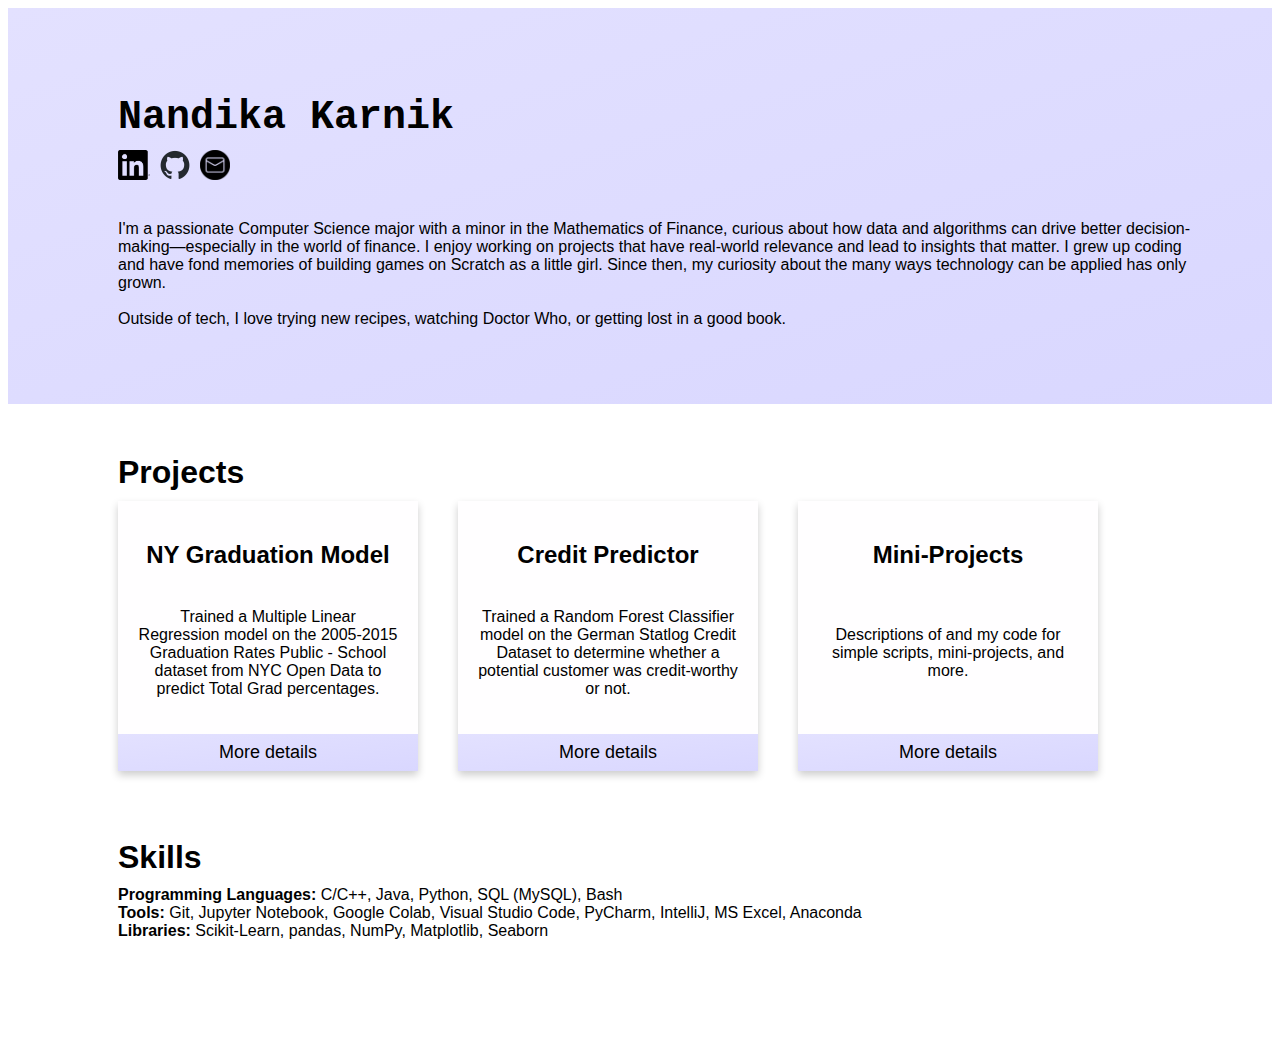
<file: index.html>
<!DOCTYPE html>
<html lang="en">
<head>
    <script>
        const prefersDark = window.matchMedia && window.matchMedia('(prefers-color-scheme: dark)').matches;
        const link = document.createElement('link');
        link.rel = 'stylesheet';
        link.href = prefersDark ? 'dark.css' : 'light.css';
        document.head.appendChild(link);
    </script>
    <!-- <link rel="stylesheet" href="dark.css"> -->
    <meta name="viewport" content="width=device-width, initial-scale=1.0">
    <title>Home</title>
    <link rel="icon" href="/images/favicon.ico">
</head>

<body>
    <div class="header">
        <h1>Nandika Karnik</h1>
        <div class="logo-container">
            <a href="https://www.linkedin.com/in/nandika-k/">
                <img src="./images/LinkedIn_Logo.png" alt="LinkedIn" class="logo"/>
            </a>
            <a href="https://www.github.com/nandika-k/">
                <img src="./images/GitHub_Logo.png" alt="GitHub" class="logo"/>
            </a>
            <a href="mailto:nkarnik4@outlook.com">
                <img src="./images/Email_Icon.png" alt="Email" class="logo"/>
            </a>
        </div>
        <br><br>
        <div>
            <p class="about-me">
                I'm a passionate Computer Science major with a minor in the Mathematics of Finance,
                curious about how data and algorithms can drive better decision-making—especially in
                the world of finance. I enjoy working on projects that have real-world relevance and
                lead to insights that matter. I grew up coding and have fond memories of building games
                on Scratch as a little girl. Since then, my curiosity about the many ways technology
                can be applied has only grown.
                <br><br>
                Outside of tech, I love trying new recipes, watching Doctor Who, or getting
                lost in a good book.
            </p>
        </div>
    </div>
    <div class="homepage">
        <h2>Projects</h2>
        <div class="row">
            <div class="card">
                <h3>NY Graduation Model</h3>
                <p class="card-description">
                    Trained a Multiple Linear Regression model on the 2005-2015 Graduation Rates Public - School
                    dataset from NYC Open Data to predict Total Grad percentages.
                </p>
                <a class="active" href="ny_graduation_model.html">
                    <button>More details</button>
                </a>
            </div>
            <div class="card">
                <h3>Credit Predictor</h3>
                <p class="card-description">
                    Trained a Random Forest Classifier model on the German Statlog Credit Dataset to determine
                    whether a potential customer was credit-worthy or not.
                </p>
                <a class="active" href="credit_predictor.html">
                    <button>More details</button>
                </a>
            </div>
            <div class="card">
                <h3>Mini-Projects</h3>
                <p class="card-description">
                    Descriptions of and my code for simple scripts, mini-projects, and more.
                </p>
                <a class="active" href="mini_projects.html">
                    <button>More details</button>
                </a>
            </div>
        </div>
        <br>
        <h2>Skills</h2>
        <p style="margin-left: 110px;">
            <b>Programming Languages:</b> C/C++, Java, Python, SQL (MySQL), Bash
            <br>
            <b>Tools:</b> Git, Jupyter Notebook, Google Colab, Visual Studio Code, PyCharm, IntelliJ, MS Excel, Anaconda
            <br>
            <b>Libraries:</b> Scikit-Learn, pandas, NumPy, Matplotlib, Seaborn
        </p>
    </div>
    <br><br><br><br><br>
</body>
</html>
</file>
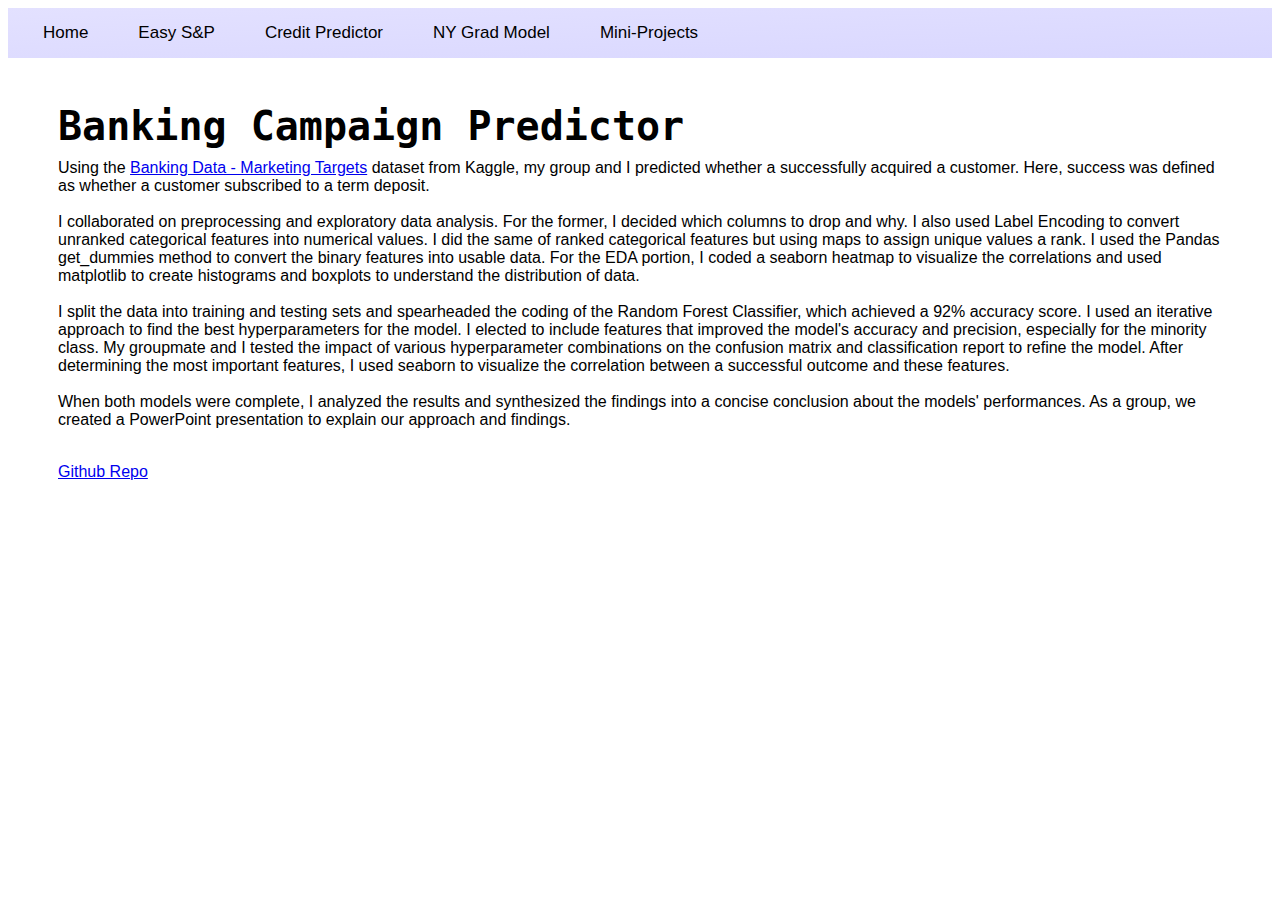
<file: banking_campaign_predictor.html>
<!DOCTYPE html>
<html lang="en">
<head>
    <script>
        const prefersDark = window.matchMedia && window.matchMedia('(prefers-color-scheme: dark)').matches;
        const link = document.createElement('link');
        link.rel = 'stylesheet';
        link.href = prefersDark ? 'dark.css' : 'light.css';
        document.head.appendChild(link);
    </script>
    <meta name="viewport" content="width=device-width, initial-scale=1.0">
    <title>NYC Graduation Model</title>
    <link rel="icon" href="/images/favicon.ico">
</head>

<body>
    <div class="topnav">
        <a class="active" href="index.html">Home</a>
        <a class="active" href="easy_s_and_p.html">Easy S&P</a>
        <a class="active" href="credit_predictor.html">Credit Predictor</a>
        <a class="active" href="ny_graduation_model.html">NY Grad Model</a>
        <a class="active" href="mini_projects.html">Mini-Projects</a>
    </div>
    <br>
    <h1>Banking Campaign Predictor</h1>
    <div class="description">
        <p>
            Using the <a class="active" href="https://www.kaggle.com/datasets/prakharrathi25/banking-dataset-marketing-targets/"
            >Banking Data - Marketing Targets</a> dataset from Kaggle, my group and I predicted whether a
            successfully acquired a customer. Here, success was defined as whether a customer subscribed
            to a term deposit.
            <br><br>
            I collaborated on preprocessing and exploratory data analysis. For the former, I decided which
            columns to drop and why. I also used Label Encoding to convert unranked categorical features
            into numerical values. I did the same of ranked categorical features but using maps to assign
            unique values a rank. I used the Pandas get_dummies method to convert the binary features into
            usable data. For the EDA portion, I coded a seaborn heatmap to visualize the correlations and
            used matplotlib to create histograms and boxplots to understand the distribution of data.
            <br><br>
            I split the data into training and testing sets and spearheaded the coding of the Random Forest
            Classifier, which achieved a 92% accuracy score. I used an iterative approach to find the best
            hyperparameters for the model. I elected to include features that improved the model's accuracy
            and precision, especially for the minority class. My groupmate and I tested the impact of various
            hyperparameter combinations on the confusion matrix and classification report to refine the model.
            After determining the most important features, I used seaborn to visualize the correlation between
            a successful outcome and these features.
            <br><br>
            When both models were complete, I analyzed the results and synthesized the findings into a concise
            conclusion about the models' performances. As a group, we created a PowerPoint presentation to
            explain our approach and findings.
        </p>      
        <br>
        <a class='cool-button' href="https://github.com/nandika-k/Data-Science-Project-2">
            Github Repo
        </a>
    </div>
</body>
</file>
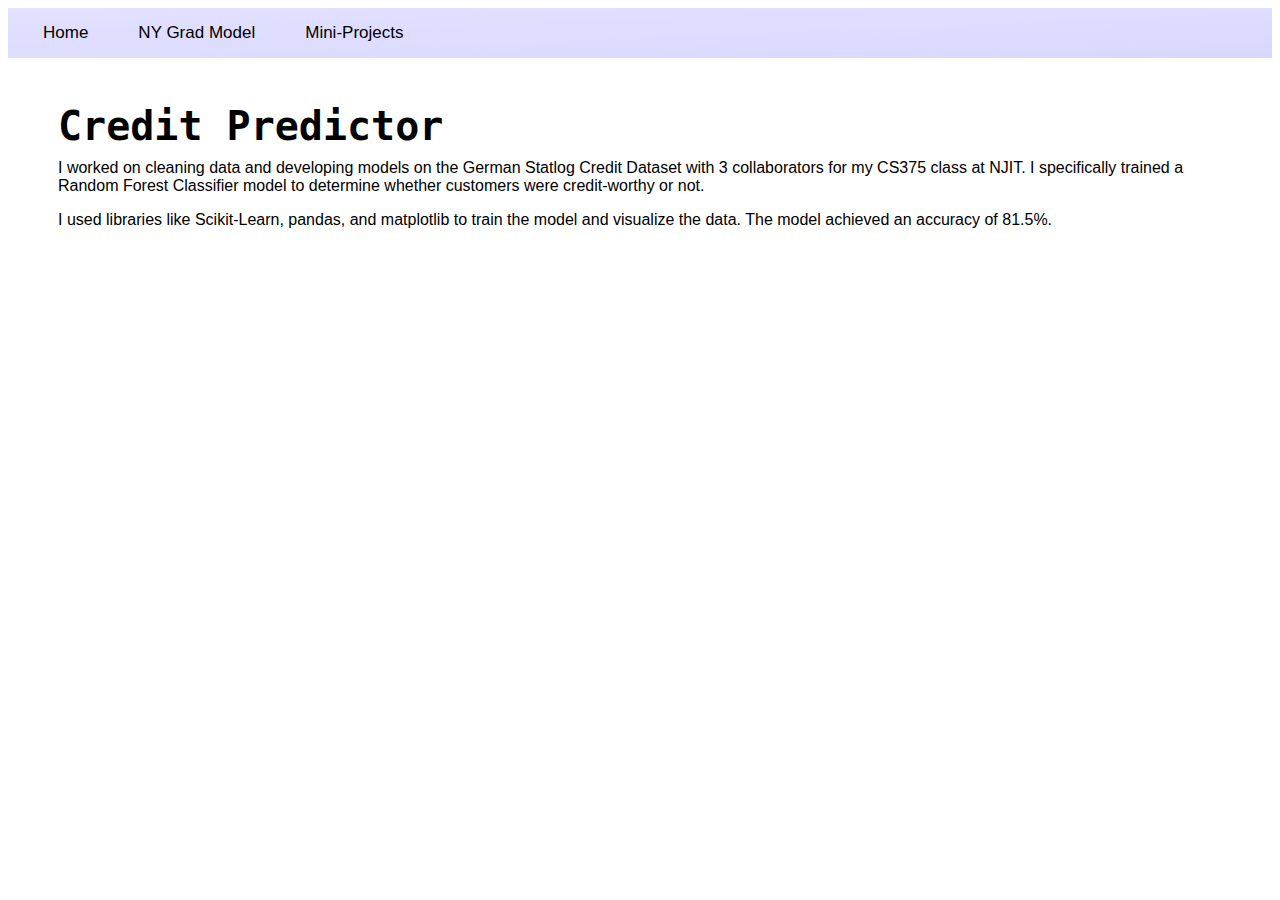
<file: credit_predictor.html>
<!DOCTYPE html>
<html lang="en">
<head>
    <script>
        const prefersDark = window.matchMedia && window.matchMedia('(prefers-color-scheme: dark)').matches;
        const link = document.createElement('link');
        link.rel = 'stylesheet';
        link.href = prefersDark ? 'dark.css' : 'light.css';
        document.head.appendChild(link);
    </script>
    <meta name="viewport" content="width=device-width, initial-scale=1.0">
    <title>Credit Predictor</title>
    <link rel="icon" href="/images/favicon.ico">
</head>

<body>
    <div class="topnav">
        <a class="active" href="index.html">Home</a>
        <a class="active" href="ny_graduation_model.html">NY Grad Model</a>
        <a class="active" href="mini_projects.html">Mini-Projects</a>
    </div>
    <br>
    <h1>Credit Predictor</h1>
    <div class="description">
        <p>
            I worked on cleaning data and developing models on the German Statlog Credit Dataset with 3 collaborators for my CS375 class at NJIT.
            I specifically trained a Random Forest Classifier model to determine whether customers were credit-worthy or not.
        </p>
        <p>
            I used libraries like Scikit-Learn, pandas, and matplotlib to train the model and visualize the data. The model achieved an accuracy
            of 81.5%.
        </p>
        <div class="ppt-container">
            <div class="ppt-iframe-wrapper">
                <iframe 
                    src="https://docs.google.com/presentation/d/e/2PACX-1vTuNx5J2_hw_16oKeUz7mQpOkWAHciN1H9J-123kS88YLIyNmd1vHUwd9TBP2h93rUV44BIk06vmDU3/embed?start=true&loop=true&delayms=30000"
                    frameborder="0" 
                    allowfullscreen 
                    mozallowfullscreen 
                    webkitallowfullscreen>
                </iframe>
            </div>
        </div>        
        <div class="gist-container" id="gist">
            <script src="https://gist.github.com/nandika-k/f47b5bd3451e288978d1ba7365f1ab4e.js"></script>
        </div>
    </div>
</body>
</file>
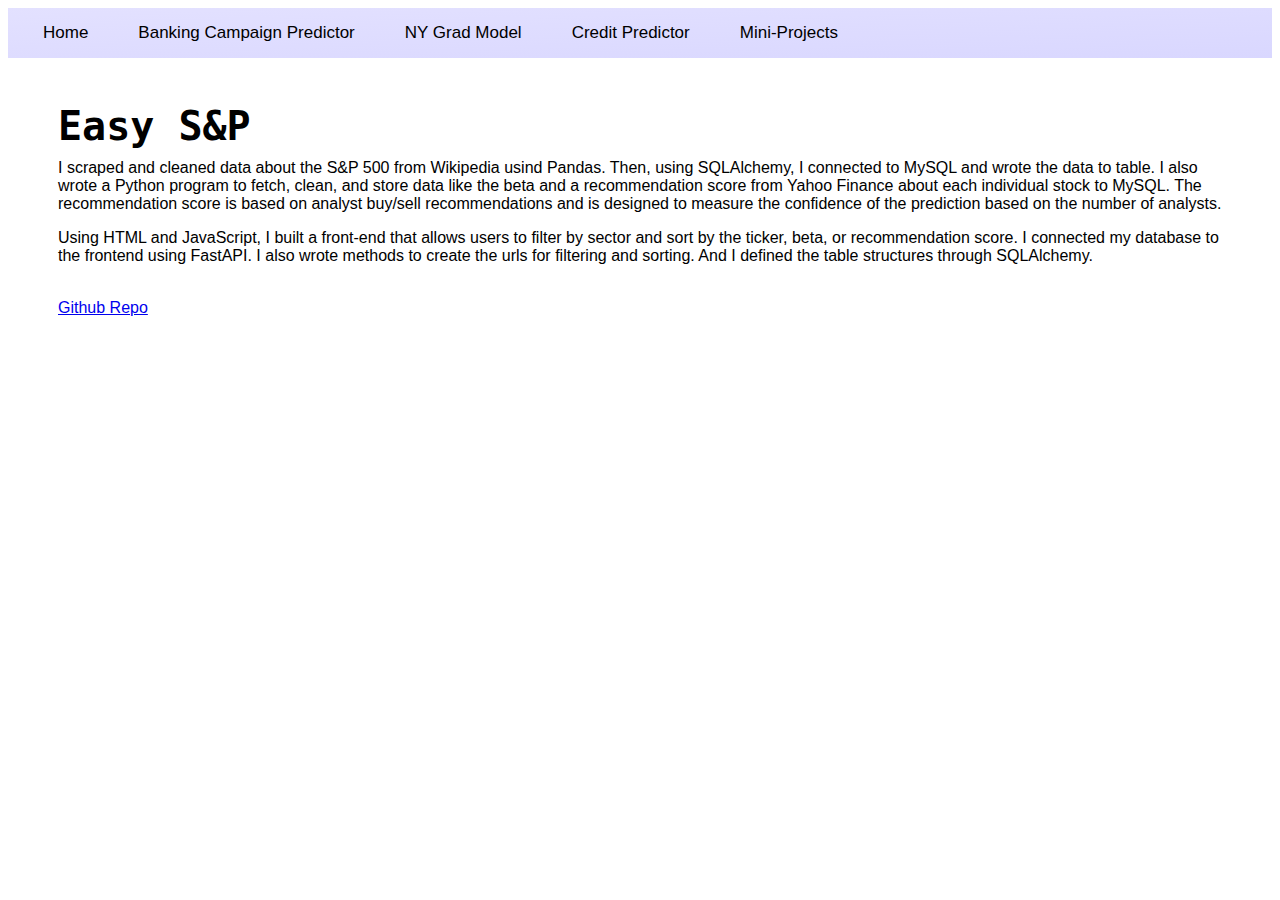
<file: easy_s_and_p.html>
<!DOCTYPE html>
<html lang="en">
<head>
    <script>
        const prefersDark = window.matchMedia && window.matchMedia('(prefers-color-scheme: dark)').matches;
        const link = document.createElement('link');
        link.rel = 'stylesheet';
        link.href = prefersDark ? 'dark.css' : 'light.css';
        document.head.appendChild(link);
    </script>
    <meta name="viewport" content="width=device-width, initial-scale=1.0">
    <title>Credit Predictor</title>
    <link rel="icon" href="/images/favicon.ico">
</head>

<body>
    <div class="topnav">
        <a class="active" href="index.html">Home</a>
        <a class="active" href="banking_campaign_predictor.html">Banking Campaign Predictor</a>
        <a class="active" href="ny_graduation_model.html">NY Grad Model</a>
        <a class="active" href="credit_predictor.html">Credit Predictor</a>
        <a class="active" href="mini_projects.html">Mini-Projects</a>
    </div>
    <br>
    <h1>Easy S&P</h1>
    <div class="description">
        <p>
            I scraped and cleaned data about the S&P 500 from Wikipedia usind Pandas. Then, using SQLAlchemy, I connected to MySQL and
            wrote the data to table. I also wrote a Python program to fetch, clean, and store data like the beta and a recommendation score
            from Yahoo Finance about each individual stock to MySQL. The recommendation score is based on analyst buy/sell recommendations
            and is designed to measure the confidence of the prediction based on the number of analysts.
        </p>
        <p>
            Using HTML and JavaScript, I built a front-end that allows users to filter by sector and sort by the ticker, beta, or recommendation
            score. I connected my database to the frontend using FastAPI. I also wrote methods to create the urls for filtering and sorting. And
            I defined the table structures through SQLAlchemy.
        </p>
        <br>
        <a class='cool-button' href="https://github.com/nandika-k/Easy-S-and-P">
            Github Repo
        </a>
    </div>
</body>
</file>
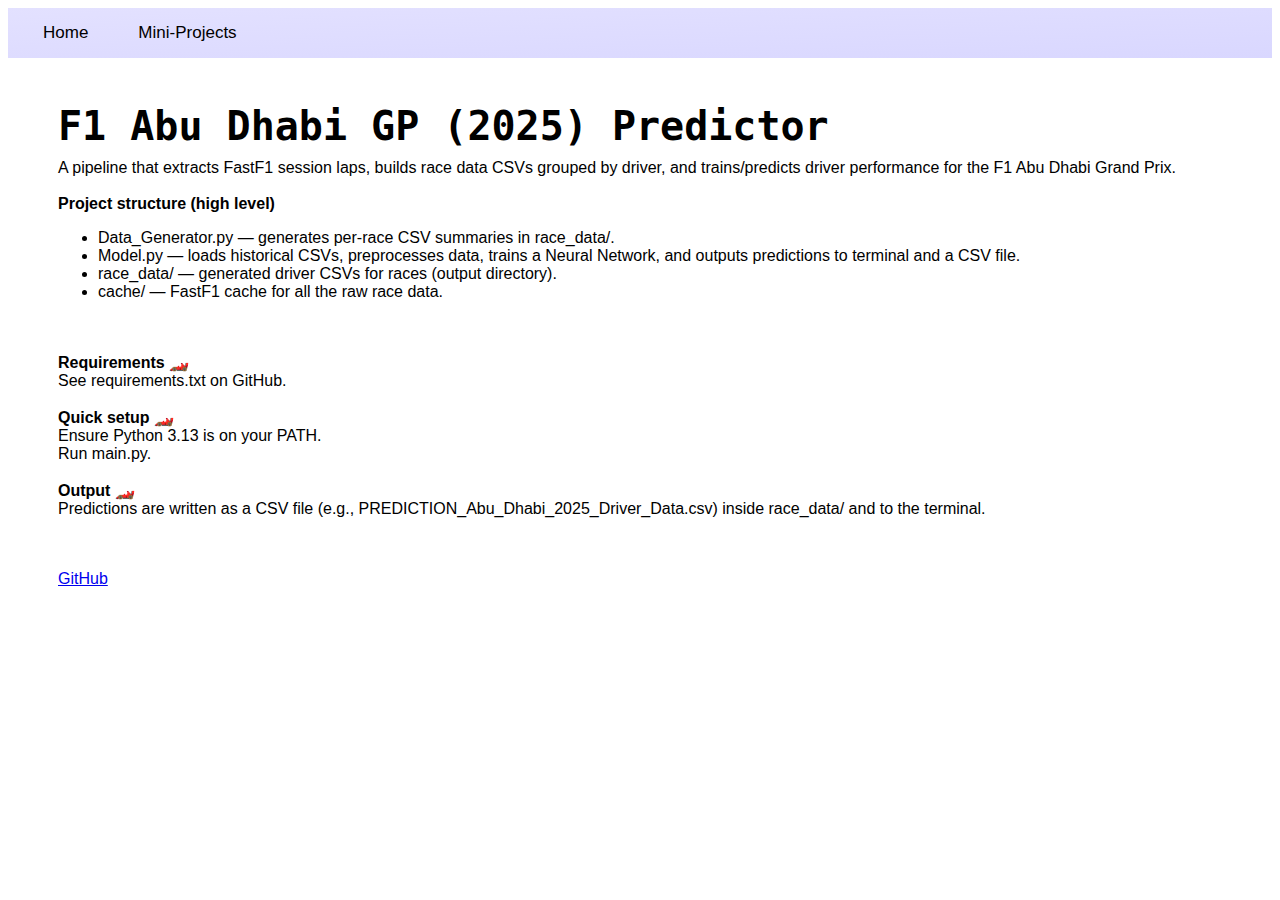
<file: f1_abu_dhabi_predictor.html>
<!DOCTYPE html>
<html lang="en">
<head>
    <script>
        const prefersDark = window.matchMedia && window.matchMedia('(prefers-color-scheme: dark)').matches;
        const link = document.createElement('link');
        link.rel = 'stylesheet';
        link.href = prefersDark ? 'dark.css' : 'light.css';
        document.head.appendChild(link);
    </script>
    <meta name="viewport" content="width=device-width, initial-scale=1.0">
    <title>Gaia - GirlHacks 25</title>
    <link rel="icon" href="/images/favicon.ico">
</head>
<!-- Google tag (gtag.js) -->
<script async src="https://www.googletagmanager.com/gtag/js?id=G-EV93RNDLHF"></script>
<script>
  window.dataLayer = window.dataLayer || [];
  function gtag(){dataLayer.push(arguments);}
  gtag('js', new Date());

  gtag('config', 'G-EV93RNDLHF');
</script>
<body>
    <div class="topnav">
        <a class="active" href="index.html">Home</a>
        <a class="active" href="mini_projects.html">Mini-Projects</a>
    </div>
    <br>
    <h1>F1 Abu Dhabi GP (2025) Predictor</h1>
    <div class="description">
        <p>
            A pipeline that extracts FastF1 session laps, builds race data CSVs grouped by driver, and trains/predicts driver performance
            for the F1 Abu Dhabi Grand Prix.
            <br><br>
            <b>Project structure (high level)</b>
            <ul>
                <li>Data_Generator.py — generates per-race CSV summaries in race_data/.</li>
                <li>Model.py — loads historical CSVs, preprocesses data, trains a Neural Network, and outputs predictions to terminal and a CSV file.
                <li>race_data/ — generated driver CSVs for races (output directory).
                <li>cache/ — FastF1 cache for all the raw race data.
            </ul>
            
            <br><br>
            <b>Requirements 🏎️</b>
            <br>
            See requirements.txt on GitHub.

            <br><br>
            <b>Quick setup 🏎️</b>
            <br>
            Ensure Python 3.13 is on your PATH.
            <br>
            Run main.py.
            <br><br>
            <b>Output 🏎️</b>
            <br>
            Predictions are written as a CSV file (e.g., PREDICTION_Abu_Dhabi_2025_Driver_Data.csv) inside race_data/ and to the terminal.
        </p>      
        <br><br>
        <a class='cool-button' href="https://github.com/nandika-k/F1_Abu_Dhabi_GP_Predictor">
            GitHub
        </a>
    </div>
    <br><br><br><br><br>
</body>
</file>
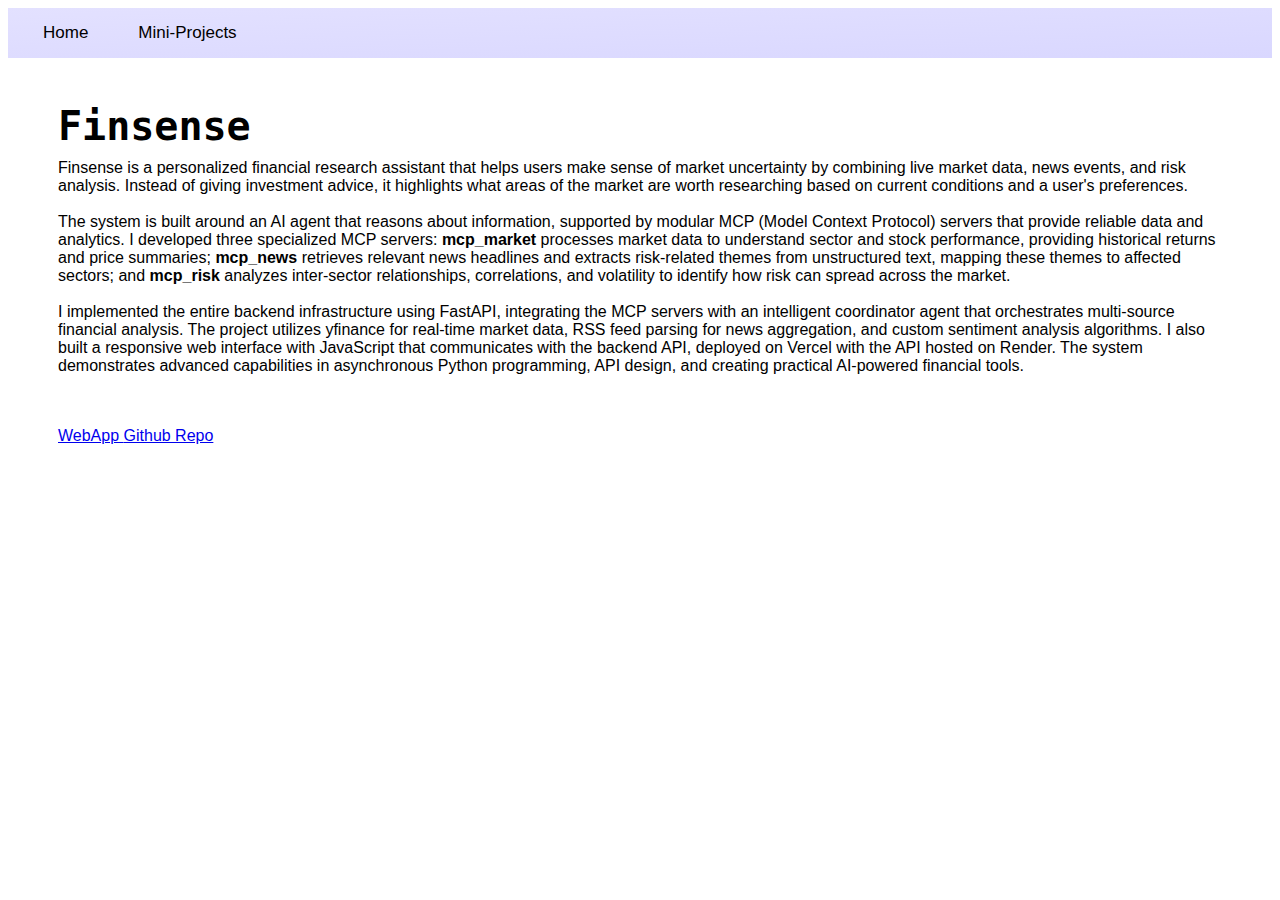
<file: finsense.html>
<!DOCTYPE html>
<html lang="en">
<head>
    <script>
        const prefersDark = window.matchMedia && window.matchMedia('(prefers-color-scheme: dark)').matches;
        const link = document.createElement('link');
        link.rel = 'stylesheet';
        link.href = prefersDark ? 'dark.css' : 'light.css';
        document.head.appendChild(link);
    </script>
    <meta name="viewport" content="width=device-width, initial-scale=1.0">
    <title>Finsense</title>
    <link rel="icon" href="/images/favicon.ico">
</head>
<!-- Google tag (gtag.js) -->
<script async src="https://www.googletagmanager.com/gtag/js?id=G-EV93RNDLHF"></script>
<script>
  window.dataLayer = window.dataLayer || [];
  function gtag(){dataLayer.push(arguments);}
  gtag('js', new Date());

  gtag('config', 'G-EV93RNDLHF');
</script>
<body>
    <div class="topnav">
        <a class="active" href="index.html">Home</a>
        <a class="active" href="mini_projects.html">Mini-Projects</a>
    </div>
    <br>
    <h1>Finsense</h1>
    <div class="description">
        <p>
            Finsense is a personalized financial research assistant that helps users make sense of market 
            uncertainty by combining live market data, news events, and risk analysis. Instead of giving 
            investment advice, it highlights what areas of the market are worth researching based on current 
            conditions and a user's preferences.
            <br><br>
            The system is built around an AI agent that reasons about information, supported by modular MCP 
            (Model Context Protocol) servers that provide reliable data and analytics. I developed three 
            specialized MCP servers: <strong>mcp_market</strong> processes market data to understand sector 
            and stock performance, providing historical returns and price summaries; <strong>mcp_news</strong> 
            retrieves relevant news headlines and extracts risk-related themes from unstructured text, mapping 
            these themes to affected sectors; and <strong>mcp_risk</strong> analyzes inter-sector relationships, 
            correlations, and volatility to identify how risk can spread across the market.
            <br><br>
            I implemented the entire backend infrastructure using FastAPI, integrating the MCP servers with 
            an intelligent coordinator agent that orchestrates multi-source financial analysis. The project 
            utilizes yfinance for real-time market data, RSS feed parsing for news aggregation, and custom 
            sentiment analysis algorithms. I also built a responsive web interface with JavaScript that 
            communicates with the backend API, deployed on Vercel with the API hosted on Render. The system 
            demonstrates advanced capabilities in asynchronous Python programming, API design, and creating 
            practical AI-powered financial tools.
        </p>      
        <br><br>
        <a class='cool-button' href="https://finsense-web.vercel.app">
            WebApp
        </a>
        <a class='cool-button' href="https://github.com/nandika-k/finsense">
            Github Repo
        </a>
    </div>
    <br><br><br><br><br>
</body>
</html>
</file>
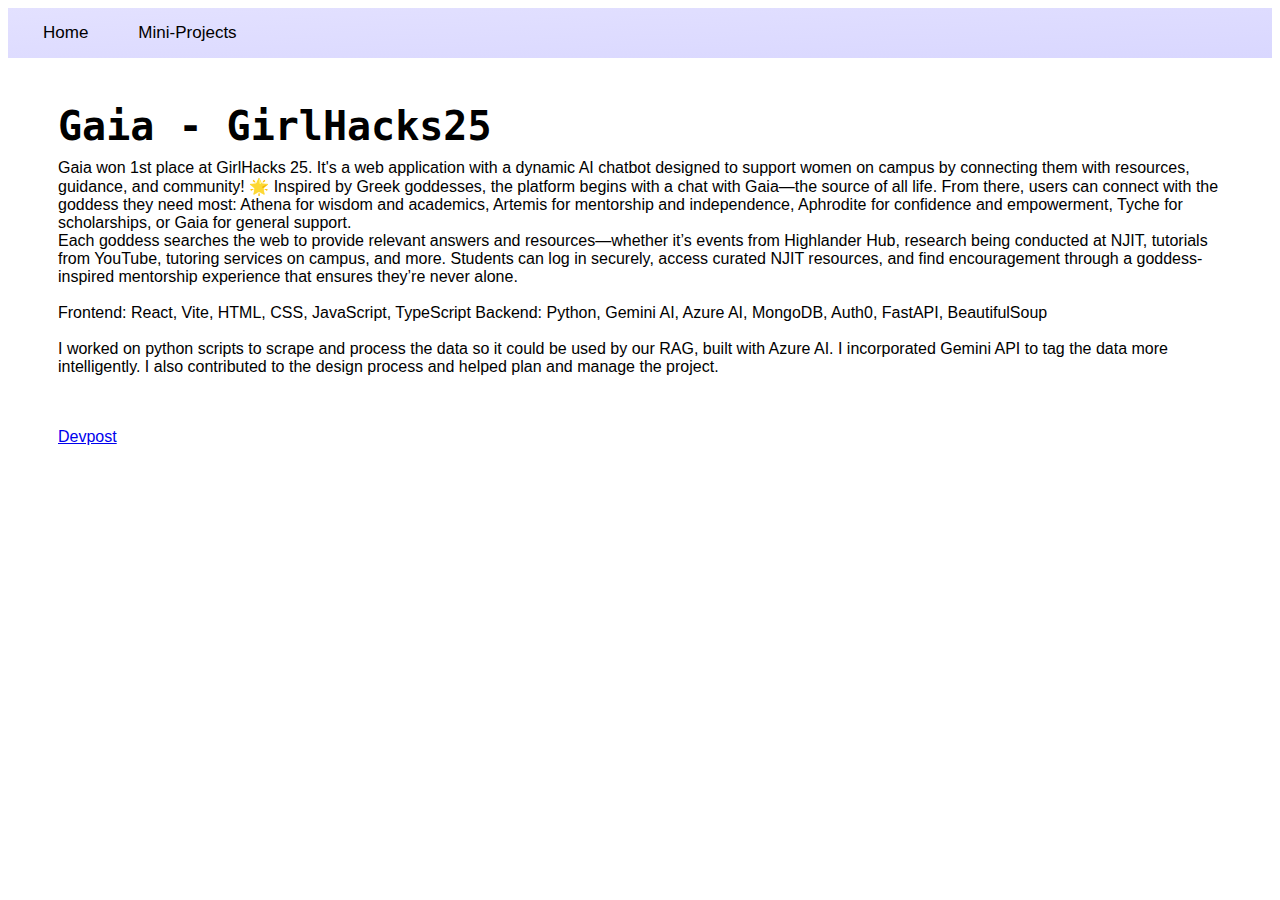
<file: girlhacks25.html>
<!DOCTYPE html>
<html lang="en">
<head>
    <script>
        const prefersDark = window.matchMedia && window.matchMedia('(prefers-color-scheme: dark)').matches;
        const link = document.createElement('link');
        link.rel = 'stylesheet';
        link.href = prefersDark ? 'dark.css' : 'light.css';
        document.head.appendChild(link);
    </script>
    <meta name="viewport" content="width=device-width, initial-scale=1.0">
    <title>Gaia - GirlHacks 25</title>
    <link rel="icon" href="/images/favicon.ico">
</head>
<!-- Google tag (gtag.js) -->
<script async src="https://www.googletagmanager.com/gtag/js?id=G-EV93RNDLHF"></script>
<script>
  window.dataLayer = window.dataLayer || [];
  function gtag(){dataLayer.push(arguments);}
  gtag('js', new Date());

  gtag('config', 'G-EV93RNDLHF');
</script>
<body>
    <div class="topnav">
        <a class="active" href="index.html">Home</a>
        <a class="active" href="mini_projects.html">Mini-Projects</a>
    </div>
    <br>
    <h1>Gaia - GirlHacks25</h1>
    <div class="description">
        <p>
            Gaia won 1st place at GirlHacks 25. It's a web application with a dynamic AI chatbot designed to support
            women on campus by connecting them with resources, guidance, and community! 🌟 Inspired by Greek goddesses,
            the platform begins with a chat with Gaia—the source of all life. From there, users can connect with the
            goddess they need most: Athena for wisdom and academics, Artemis for mentorship and independence, Aphrodite
            for confidence and empowerment, Tyche for scholarships, or Gaia for general support.
            <br>
            Each goddess searches the web to provide relevant answers and resources—whether it’s events from
            Highlander Hub, research being conducted at NJIT, tutorials from YouTube, tutoring services on campus, and
            more. Students can log in securely, access curated NJIT resources, and find encouragement through a
            goddess-inspired mentorship experience that ensures they’re never alone.
            <br><br>
            Frontend: React, Vite, HTML, CSS, JavaScript, TypeScript
            Backend: Python, Gemini AI, Azure AI, MongoDB, Auth0, FastAPI, BeautifulSoup
            <br><br>
            I worked on python scripts to scrape and process the data so it could be used by our RAG, built with Azure
            AI. I incorporated Gemini API to tag the data more intelligently. I also contributed to the design process
            and helped plan and manage the project.
        </p>      
        <br><br>
        <a class='cool-button' href="https://devpost.com/software/gaia-w8bfdn?_gl=1*jum9kg*_gcl_au*MTI5MDQ5OTkzLjE3NTg2NTgzMDY.*_ga*OTEwMzQ1MDk2LjE3NTg2NTgzMDY.*_ga_0YHJK3Y10M*czE3NjI4OTY2OTgkbzQxJGcxJHQxNzYyODk2NzUyJGo2JGwwJGgw">
            Devpost
        </a>
    </div>
    <br><br><br><br><br>
</body>
</file>
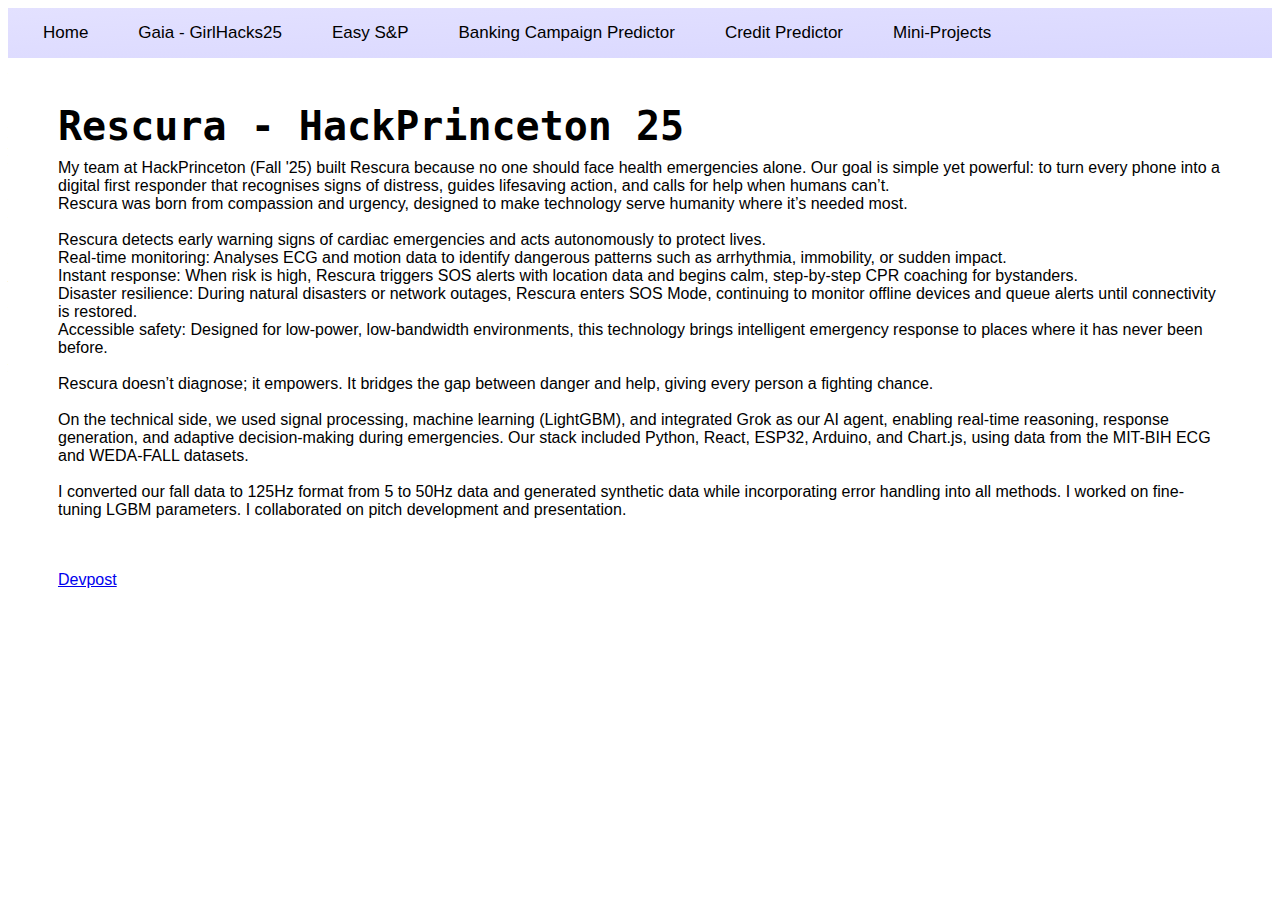
<file: hackprinceton25.html>
<!DOCTYPE html>
<html lang="en">
<head>
    <script>
        const prefersDark = window.matchMedia && window.matchMedia('(prefers-color-scheme: dark)').matches;
        const link = document.createElement('link');
        link.rel = 'stylesheet';
        link.href = prefersDark ? 'dark.css' : 'light.css';
        document.head.appendChild(link);
    </script>
    <meta name="viewport" content="width=device-width, initial-scale=1.0">
    <title>Rescura - HackPrinceton 25</title>
    <link rel="icon" href="/images/favicon.ico">
</head>
<!-- Google tag (gtag.js) -->
<script async src="https://www.googletagmanager.com/gtag/js?id=G-EV93RNDLHF"></script>
<script>
  window.dataLayer = window.dataLayer || [];
  function gtag(){dataLayer.push(arguments);}
  gtag('js', new Date());

  gtag('config', 'G-EV93RNDLHF');
</script>
<body>
    <div class="topnav">
        <a class="active" href="index.html">Home</a>
        <a class="active" href="girlhacks25.html">Gaia - GirlHacks25</a>
        <a class="active" href="easy_s_and_p.html">Easy S&P</a>
        <a class="active" href="banking_campaign_predictor.html">Banking Campaign Predictor</a>
        <a class="active" href="credit_predictor.html">Credit Predictor</a>
        <a class="active" href="mini_projects.html">Mini-Projects</a>
    </div>
    <br>
    <h1>Rescura - HackPrinceton 25</h1>
    <div class="description">
        <p>
            My team at HackPrinceton (Fall '25) built Rescura because no one should face health emergencies alone.
            Our goal is simple yet powerful: to turn every phone into a digital first responder that recognises
            signs of distress, guides lifesaving action, and calls for help when humans can’t.
            <br>
            Rescura was born from compassion and urgency, designed to make technology serve humanity where it’s
            needed most.
            <br><br>
            Rescura detects early warning signs of cardiac emergencies and acts autonomously to protect lives.
            <br>
            Real-time monitoring: Analyses ECG and motion data to identify dangerous patterns such as arrhythmia,
            immobility, or sudden impact.
            <br>
            Instant response: When risk is high, Rescura triggers SOS alerts with location data and begins calm,
            step-by-step CPR coaching for bystanders.
            <br>
            Disaster resilience: During natural disasters or network outages, Rescura enters SOS Mode, continuing
            to monitor offline devices and queue alerts until connectivity is restored.
            <br>
            Accessible safety: Designed for low-power, low-bandwidth environments, this technology brings intelligent
            emergency response to places where it has never been before.
            <br><br>
            Rescura doesn’t diagnose; it empowers. It bridges the gap between danger and help, giving every person a
            fighting chance.
            <br><br>
            On the technical side, we used signal processing, machine learning (LightGBM), and integrated Grok as our
            AI agent, enabling real-time reasoning, response generation, and adaptive decision-making during emergencies.
            Our stack included Python, React, ESP32, Arduino, and Chart.js, using data from the MIT-BIH ECG and WEDA-FALL
            datasets.
            <br><br>
            I converted our fall data to 125Hz format from 5 to 50Hz data and generated synthetic data while incorporating
            error handling into all methods. I worked on fine-tuning LGBM parameters. I collaborated on pitch development
            and presentation.
        </p>      
        <br><br>
        <a class='cool-button' href="https://devpost.com/software/rescura-emergency-alert-service">
            Devpost
        </a>
    </div>
    <br><br><br><br><br>
</body>
</file>
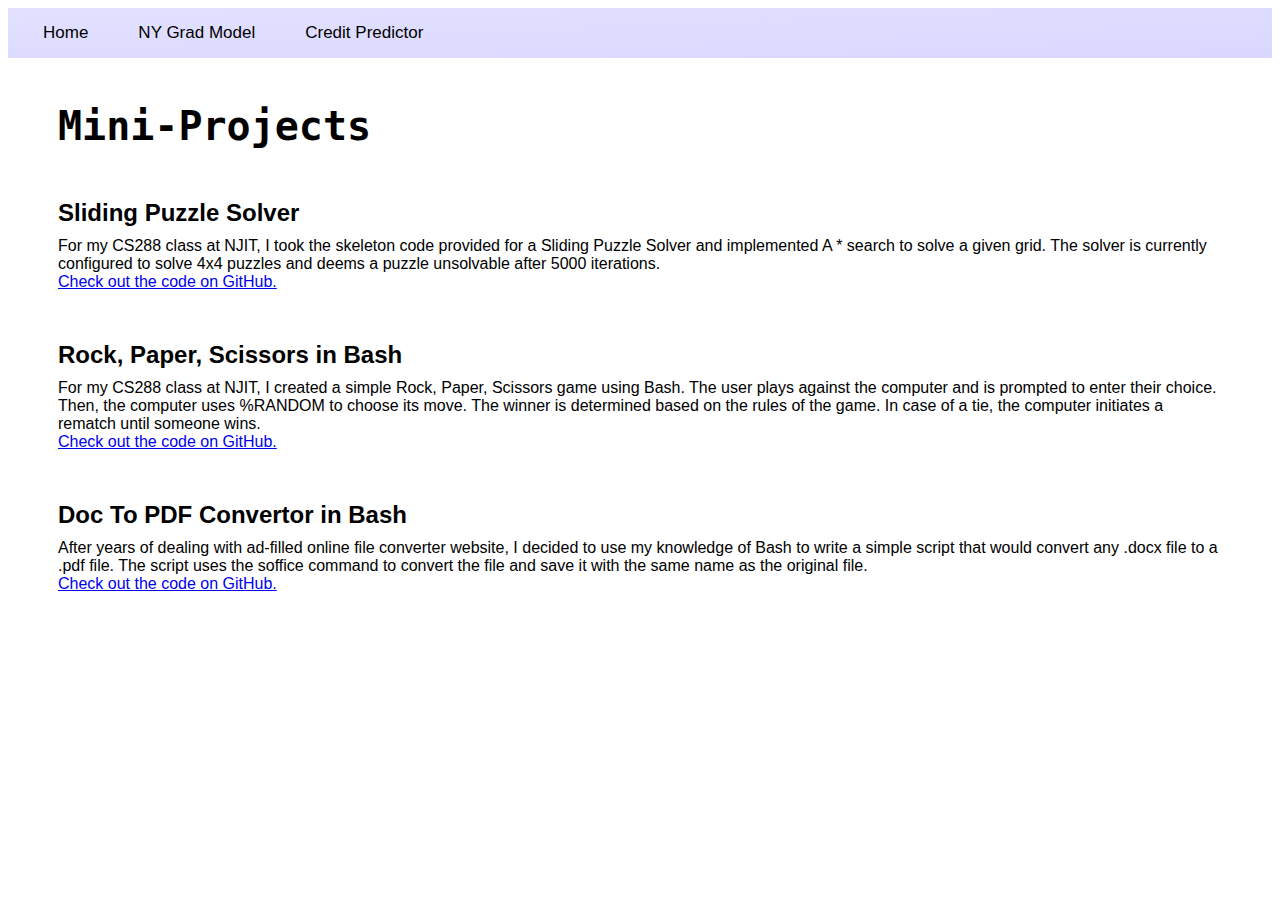
<file: mini_projects.html>
<!DOCTYPE html>
<html lang="en">
<head>
    <script>
        const prefersDark = window.matchMedia && window.matchMedia('(prefers-color-scheme: dark)').matches;
        const link = document.createElement('link');
        link.rel = 'stylesheet';
        link.href = prefersDark ? 'dark.css' : 'light.css';
        document.head.appendChild(link);
    </script>
    <meta name="viewport" content="width=device-width, initial-scale=1.0">
    <title>Mini-Projects</title>
    <link rel="icon" href="/images/favicon.ico">
</head>

<body>
    <div class="topnav">
        <a class="active" href="index.html">Home</a>
        <a class="active" href="ny_graduation_model.html">NY Grad Model</a>
        <a class="active" href="credit_predictor.html">Credit Predictor</a>
    </div>
    <br>
    <h1>Mini-Projects</h1>
    <div class="column">
        <h4>Sliding Puzzle Solver</h4>
        <!add video demonstration>
        <div class="description">
            <p>
                For my CS288 class at NJIT, I took the skeleton code provided for a Sliding Puzzle Solver
                and implemented A * search to solve a given grid. The solver is currently configured to
                solve 4x4 puzzles and deems a puzzle unsolvable after 5000 iterations.
                <br><a href="https://github.com/nandika-k/Mini-Projects/blob/main/SlidingPuzzleSolver.c">
                    Check out the code on GitHub.
                </a>
            </p>
        </div>
    </div>
    <div class="column">
        <h4>Rock, Paper, Scissors in Bash</h4>
        <!add video demonstration>
        <div class="description">
            <p>
                For my CS288 class at NJIT, I created a simple Rock, Paper, Scissors game using Bash.
                The user plays against the computer and is prompted to enter their choice. Then, the
                computer uses %RANDOM to choose its move. The winner is determined based on the rules
                of the game. In case of a tie, the computer initiates a rematch until someone wins.
                <br><a href="https://github.com/nandika-k/Mini-Projects/blob/main/RockPaperScissors.sh">
                    Check out the code on GitHub.
                </a>
            </p>
        </div>
    </div>
    <div class="column">
        <h4>Doc To PDF Convertor in Bash</h4>
        <div class="description">
            <p>
                After years of dealing with ad-filled online file converter website, I decided to use my
                knowledge of Bash to write a simple script that would convert any .docx file to a .pdf file.
                The script uses the soffice command to convert the file and save it with the same name
                as the original file.
                <br><a href="https://github.com/nandika-k/Mini-Projects/blob/main/dtopdf.sh">
                    Check out the code on GitHub.
                </a>
            </p>
        </div>
        <!add video demonstration>
    </div>
</body>
</file>
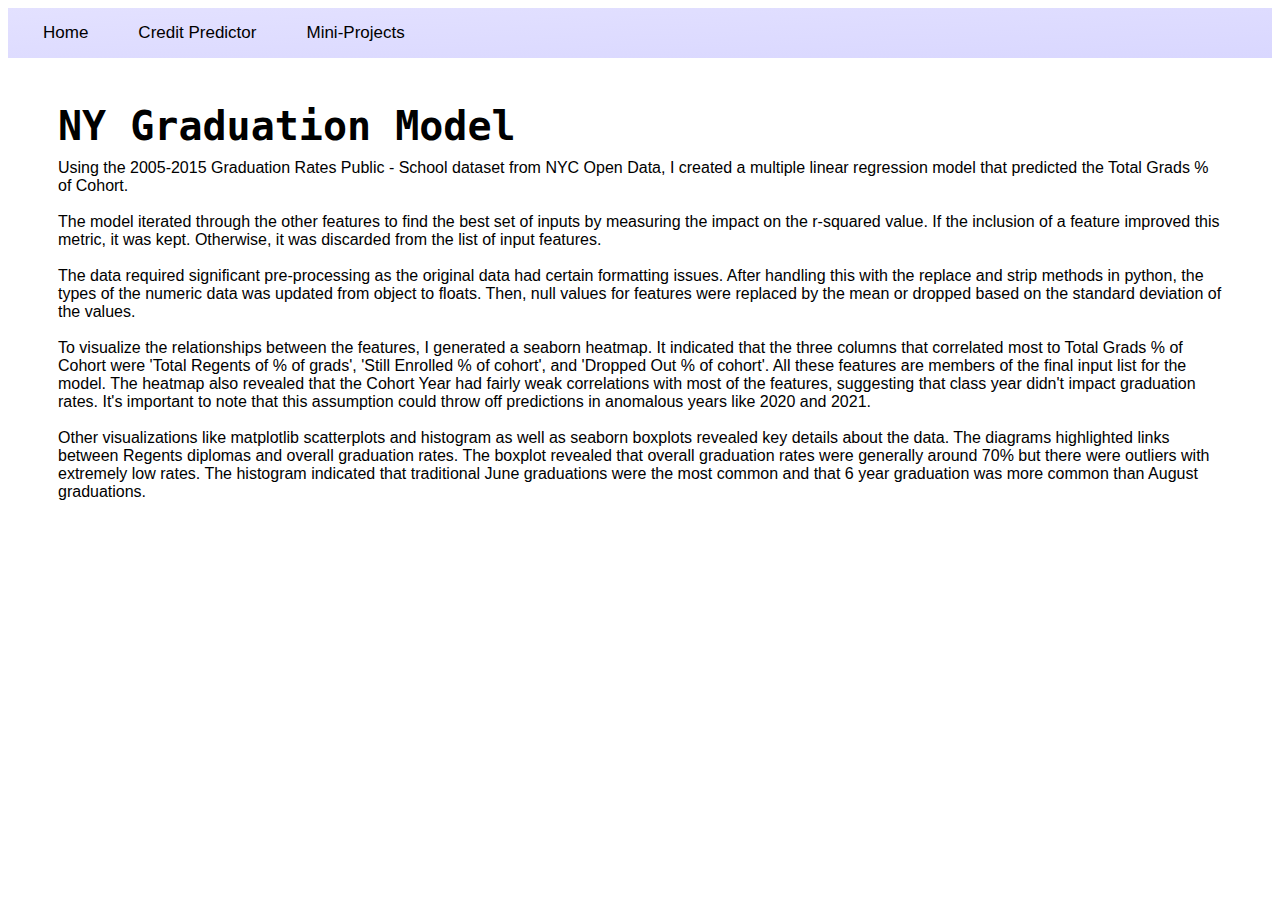
<file: ny_graduation_model.html>
<!DOCTYPE html>
<html lang="en">
<head>
    <script>
        const prefersDark = window.matchMedia && window.matchMedia('(prefers-color-scheme: dark)').matches;
        const link = document.createElement('link');
        link.rel = 'stylesheet';
        link.href = prefersDark ? 'dark.css' : 'light.css';
        document.head.appendChild(link);
    </script>
    <meta name="viewport" content="width=device-width, initial-scale=1.0">
    <title>NYC Graduation Model</title>
    <link rel="icon" href="/images/favicon.ico">
</head>

<body>
    <div class="topnav">
        <a class="active" href="index.html">Home</a>
        <a class="active" href="credit_predictor.html">Credit Predictor</a>
        <a class="active" href="mini_projects.html">Mini-Projects</a>
    </div>
    <br>
    <h1>NY Graduation Model</h1>
    <div class="description">
        <p>
            Using the 2005-2015 Graduation Rates Public - School dataset from NYC Open Data, I created a multiple
            linear regression model that predicted the Total Grads % of Cohort.
            <br><br>
            The model iterated through the other features to find the best set of inputs by measuring the impact
            on the r-squared value. If the inclusion of a feature improved this metric, it was kept. Otherwise,
            it was discarded from the list of input features.
            <br><br>
            The data required significant pre-processing as the original data had certain formatting issues. After
            handling this with the replace and strip methods in python, the types of the numeric data was updated
            from object to floats. Then, null values for features were replaced by the mean or dropped based on the
            standard deviation of the values.
            <br><br>
            To visualize the relationships between the features, I generated a seaborn heatmap. It indicated that the
            three columns that correlated most to Total Grads % of Cohort were 'Total Regents of % of grads',
            'Still Enrolled % of cohort', and 'Dropped Out % of cohort'. All these features are members of the final
            input list for the model. The heatmap also revealed that the Cohort Year had fairly weak correlations
            with most of the features, suggesting that class year didn't impact graduation rates. It's important to note
            that this assumption could throw off predictions in anomalous years like 2020 and 2021.
            <br><br>
            Other visualizations like matplotlib scatterplots and histogram as well as seaborn boxplots revealed key
            details about the data. The diagrams highlighted links between Regents diplomas and overall graduation rates.
            The boxplot revealed that overall graduation rates were generally around 70% but there were outliers with
            extremely low rates. The histogram indicated that traditional June graduations were the most common and that
            6 year graduation was more common than August graduations.
        </p>      
        <br>
        <div class="gist-container" id="gist">
            <script src="https://gist.github.com/nandika-k/52ffb5b9043134b7c36f54a7032dd815.js"></script>
        </div>
    </div>
</body>
</file>
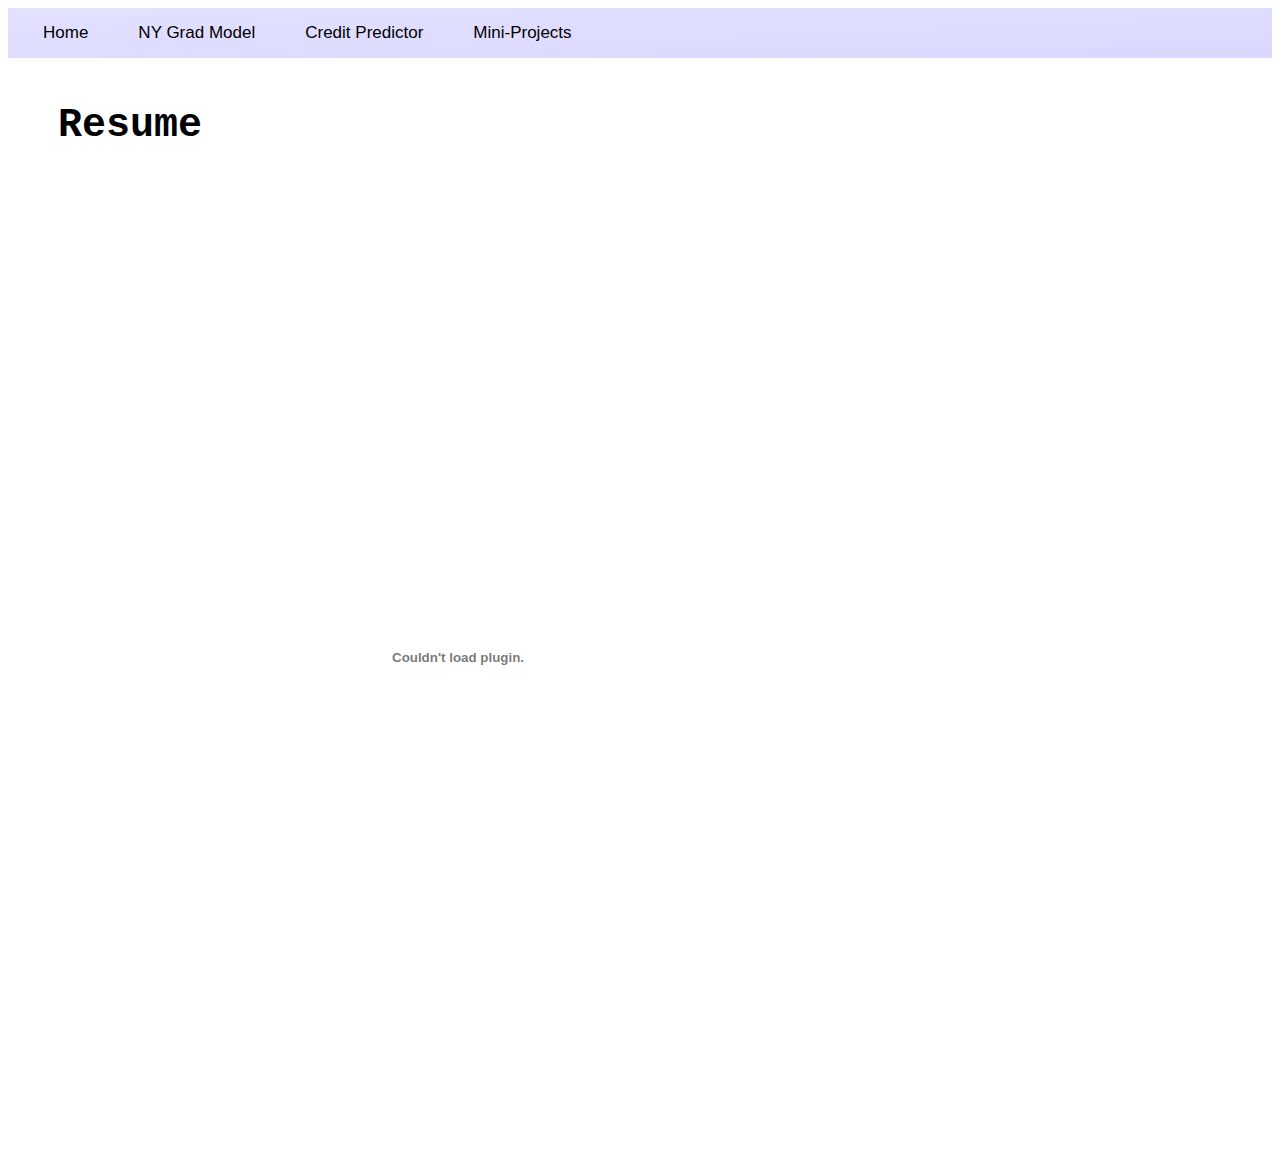
<file: resume.html>
<!DOCTYPE html>
<html lang="en">
<head>
    <script>
        const prefersDark = window.matchMedia && window.matchMedia('(prefers-color-scheme: dark)').matches;
        const link = document.createElement('link');
        link.rel = 'stylesheet';
        link.href = prefersDark ? 'dark.css' : 'light.css';
        document.head.appendChild(link);
    </script>
    <meta name="viewport" content="width=device-width, initial-scale=1.0">
    <title>Resume</title>
    <link rel="icon" href="/images/favicon.ico">
</head>

<body>
    <div class="topnav">
        <a class="active" href="index.html">Home</a>
        <a class="active" href="ny_graduation_model.html">NY Grad Model</a>
        <a class="active" href="credit_predictor.html">Credit Predictor</a>
        <a class="active" href="mini_projects.html">Mini-Projects</a>
    </div>
    <br>
    <h1>Resume</h1>
    <div class="file">
        <embed src="/files/Nandika_Karnik_Resume.pdf"
        style="width:800px; height:1000px;">
    </div>
</body>
</file>
<file: dark.css>
h1 {
    margin-left: 50px;
    margin-right: 50px;

    /* margin-top: 50px; */
    margin-bottom: 10px;
    size: auto;
    color:#ffffff;
    font-family: monospace;
    font-size: 40px;

}
h2 {
    margin-left: 110px;
    margin-top: 50px;
    margin-bottom: 10px;
    size: auto;
    color:#ffffff;
    font-family:'Segoe UI', Tahoma, Geneva, Verdana, sans-serif;
    font-size: xx-large;
}
h3 {
    margin: 20px;
    padding-top: 20px;
    size: auto;
    color:#ffffff;
    font-family:'Segoe UI', Tahoma, Geneva, Verdana, sans-serif;
    font-size: x-large;
}
h4 {
    margin: 50px;
    margin-bottom: 10px;
    size: auto;
    color:#ffffff;
    font-family:'Segoe UI', Tahoma, Geneva, Verdana, sans-serif;
    font-size: x-large;
}
.header {
    padding: 60px;
    padding-left: 60px;
    text-align: left;
    /* background-color: #FDF5FF; */
    background-image: linear-gradient(to bottom right, #39024b,#0d0316);
}
body {
    background-color: rgb(2, 0, 8);
}
.about-me {
    margin-left: 50px;   
}
.logo-container {
    display: flex;
    margin-left: 50px;
    gap: 10px;
}
.logo{
    height: 30px;
    width: auto;
    
    filter: invert(100%);
}
.topnav {
    /* background-color: #663399; */
    background-image: linear-gradient(to bottom right, #39024b,#0d0316);
    overflow: hidden;
}
.topnav a {
    float: left;
    color: #ffffff;
    text-align: center;
    margin-left: 20px;
    padding: 15px 15px;
    text-decoration: none;
    font-size: 17px;
    font-family:'Segoe UI', Tahoma, Geneva, Verdana, sans-serif;
}

nav, .description {
    margin-left: 50px;
    margin-right: 50px;
    margin-top: 0px;
    color: white;
    font-family:'Segoe UI', Tahoma, Geneva, Verdana, sans-serif;
}
p {
    margin-top: 0px;
    color: white;
    font-family:'Segoe UI', Tahoma, Geneva, Verdana, sans-serif;
}
homepage, p1 {
    margin-left: 60px;
    margin-right: 50px;
    margin-top: 0px;
    color: white;
    font-family:'Segoe UI', Tahoma, Geneva, Verdana, sans-serif;
}
.gist-container, .iframe {
    margin-left: 50px;
    margin-right: 50px;
    max-height: 3000px;
    overflow: auto;
}

.gist .blob-wrapper.data {
    max-height: 500px;
    overflow: auto;
}

.ppt-container {
    display: flex;
    margin-left: 50px;
    margin-right: 50px;
}
.ppt-iframe-wrapper {
    position: relative;
    width: 60%;
    padding-top: 40%;
    margin-left: 50px;
    margin-right: 50px;
}

.ppt-iframe-wrapper iframe {
    position: absolute;
    top: 0;
    left: 0;
    width: 100%;
    height: 100%;
}
.sr-only {
    position: absolute;
    width: 1px;
    height: 1px;
    padding: 0;
    margin: -1px;
    overflow: hidden;
    clip: rect(0, 0, 0, 0);
    white-space: nowrap;
    border: 0;
}
.row {
    display: flex;
    flex-wrap: wrap; /* allows cards to wrap on smaller screens */
    justify-content: flex-start; /* or space-between / space-around / center */
    flex-direction: row;
    gap: 40px;
    text-align: left;
    margin-left: 110px; /* keep if you want that left margin */
}

.row:after {
    content: "";
    display: table;
    clear: both;
}
.card {
    display: flex;
    flex-direction: column;
    box-shadow: 0 4px 8px 0 #8f0e8f46;
    height: 270px;
    max-width: 300px;
    margin-bottom: 0px;
    text-align: center;
    justify-content: space-between;
    background-color: #110316;
}
.card-description {
    margin-left: 20px;
    margin-right: 20px;
    margin-top: 0px;
    color: white;
    font-family:'Segoe UI', Tahoma, Geneva, Verdana, sans-serif;
}
button {
    border: none;
    outline: 0;
    display: inline-block;
    padding: 8px;
    background-image: linear-gradient(to bottom right, #39024b,#0d0316);
    color: white;
    /* background-color: #663399; */
    text-align: center;
    cursor: pointer;
    width: 100%;
    font-size: 18px;
    font-family:'Segoe UI', Tahoma, Geneva, Verdana, sans-serif;
}
button:hover, a:hover {
    opacity: 0.7;
}
.file {
    margin-left: 50px;
    margin-right: 50px;
    margin-top: 0px;
    width: 60%;
}
</file>
